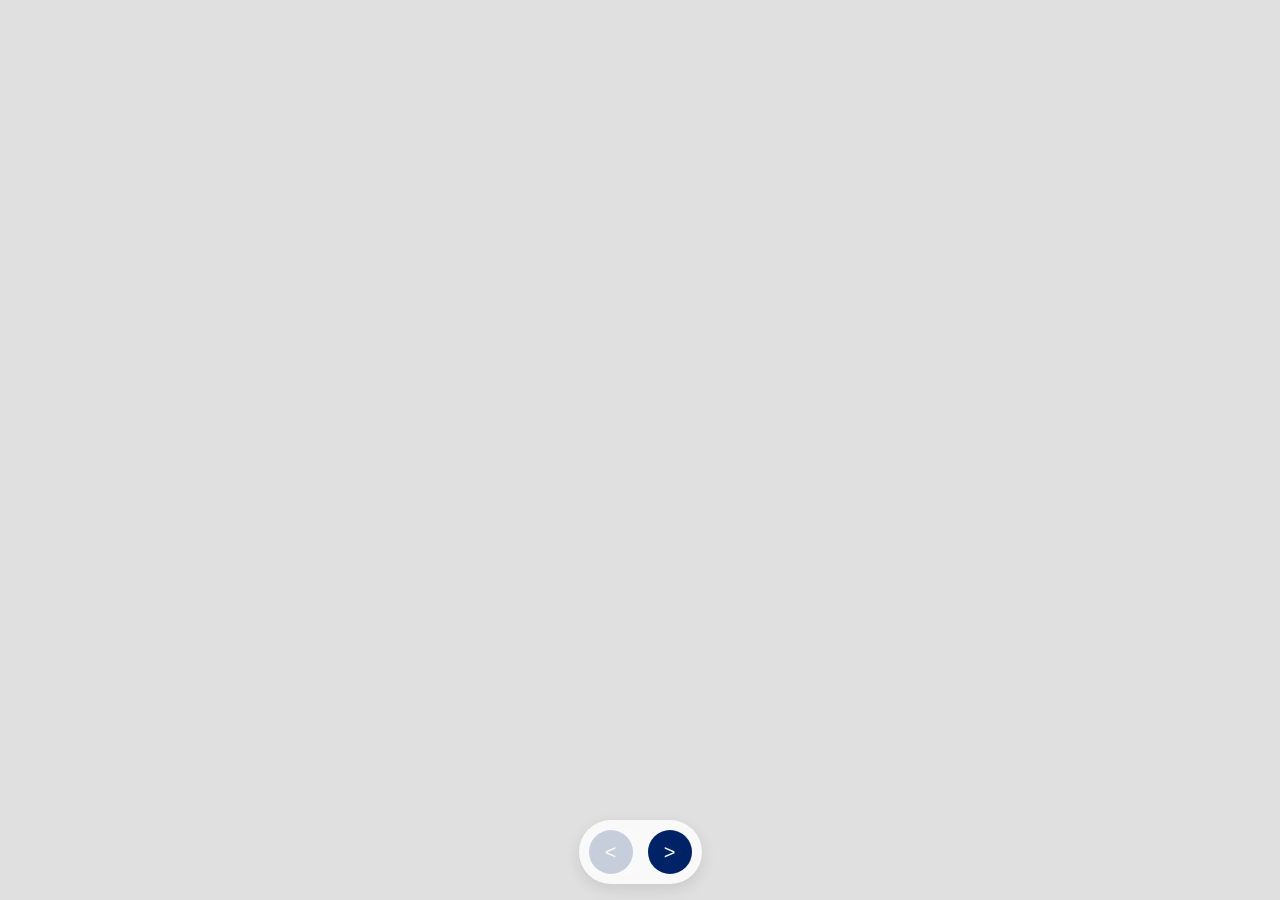
<file: docs/index.html>
<!doctype html>
<html lang="ja">
  <head>
    <meta charset="UTF-8" />
    <meta name="viewport" content="width=device-width, initial-scale=1.0" />
    <title>Codex 勉強会 発表用スライド (16:9 プレミアムエディション)</title>
    <link rel="preconnect" href="https://fonts.googleapis.com" />
    <link rel="preconnect" href="https://fonts.gstatic.com" crossorigin />
    <link
      href="https://fonts.googleapis.com/css2?family=Noto+Sans+JP:wght@400;700;900&display=swap"
      rel="stylesheet"
    />
    <link
      rel="stylesheet"
      href="https://cdnjs.cloudflare.com/ajax/libs/font-awesome/6.5.1/css/all.min.css"
    />
    <link rel="stylesheet" href="./styles.css" />
  </head>
  <body>
    <div class="presentation-viewport">
      <!-- Slide 1 -->
      <div class="slide active">
        <div class="title-layout">
          <h1>Codex 勉強会</h1>
          <p class="subtitle">AIエージェントと作る、新しい開発体験</p>
          <div class="title-badge">非エンジニアのためのハンズオン</div>
        </div>
      </div>

      <!-- Slide 2 -->
      <div class="slide">
        <h2 class="slide-title">AIエージェントとは？</h2>
        <div class="content-area">
          <div class="two-column">
            <div class="card">
              <i class="fa-solid fa-comments"></i>
              <h3>従来のAI</h3>
              <p>
                <strong>「答える」</strong>のが仕事<br /><span
                  class="note-small-muted"
                  >（アドバイスまで）</span
                >
              </p>
            </div>
            <div class="card card-emphasis">
              <i class="fa-solid fa-robot"></i>
              <h3>エージェント</h3>
              <p>
                <strong>「動く」</strong>のが仕事<br /><span
                  class="note-small-muted"
                  >（作業の完遂まで）</span
                >
              </p>
            </div>
          </div>
        </div>
      </div>

      <!-- Slide 3 -->
      <div class="slide">
        <h2 class="slide-title">Codex の特徴</h2>
        <div class="content-area">
          <ul class="bullet-list">
            <li>
              <i class="fa-solid fa-terminal"></i>
              <strong>黒い画面で操作</strong><br />PCに直接命令を届けます。
            </li>
            <li>
              <i class="fa-solid fa-code-merge"></i>
              <strong>言葉をプログラムに</strong
              ><br />やりたいことを説明するだけ。
            </li>
            <li>
              <i class="fa-solid fa-circle-check"></i>
              <strong>ChatGPT 有料版</strong
              ><br />既存のアカウントで即利用可能。
            </li>
          </ul>
        </div>
      </div>

      <!-- Slide 4 -->
      <div class="slide">
        <h2 class="slide-title">Codex vs Claude Code</h2>
        <div class="content-area">
          <table class="compare-table">
            <thead>
              <tr>
                <th>比較項目</th>
                <th class="compare-table__codex">Codex</th>
                <th>Claude Code</th>
              </tr>
            </thead>
            <tbody>
              <tr>
                <td>主な強み</td>
                <td>ChatGPTとの親和性</td>
                <td>論理的な正確さ</td>
              </tr>
              <tr>
                <td>始めやすさ</td>
                <td>◎ (Plusユーザー)</td>
                <td>△ (別途契約)</td>
              </tr>
              <tr>
                <td>契約形態</td>
                <td>Plus内で完結</td>
                <td>新たな契約が必要</td>
              </tr>
            </tbody>
          </table>
        </div>
      </div>

      <!-- Slide 5 -->
      <div class="slide">
        <h2 class="slide-title">正直な話：Claude Codeに劣る点</h2>
        <div class="content-area">
          <ul class="bullet-list warning-list">
            <li>
              <i class="fa-solid fa-magnifying-glass"></i>
              <strong>ネット上の情報量</strong><br />Claude
              Codeの方がコミュニティが豊富。
            </li>
            <li>
              <i class="fa-solid fa-gears"></i> <strong>機能の豊富さ</strong
              ><br />プロ向けツールとしてはClaudeが洗練。
            </li>
            <li>
              <i class="fa-solid fa-brain"></i> <strong>初見の扱いやすさ</strong
              ><br />Codexは少し無骨に感じる場合があります。
            </li>
          </ul>
        </div>
      </div>

      <!-- Slide 6 (Layout Fixed) -->
      <div class="slide">
        <h2 class="slide-title">今、Codexを選ぶ最大の理由</h2>
        <div class="content-area">
          <div class="hero-layout">
            <div class="hero-big-text">2x</div>
            <div class="hero-description">
              <p class="hero-title">
                利用上限が「2倍」！
              </p>
              <p class="hero-note">
                （ChatGPT Plusユーザー限定特典）
              </p>
              <p class="hero-message">
                <i class="fa-solid fa-rocket"></i>
                失敗を恐れず、何度でも<br />試行錯誤できる環境
              </p>
            </div>
          </div>
        </div>
      </div>

      <!-- Slide 7 -->
      <div class="slide">
        <h2 class="slide-title">利用上の注意点（デメリット）</h2>
        <div class="content-area">
          <ul class="bullet-list danger-list">
            <li>
              <i class="fa-solid fa-triangle-exclamation"></i>
              <strong>「完璧」ではない</strong
              ><br />間違ったコードやループの可能性。
            </li>
            <li>
              <i class="fa-solid fa-gauge-high"></i>
              <strong>メッセージ消費が速い</strong
              ><br />自動連投のため上限に達しやすい。
            </li>
            <li>
              <i class="fa-solid fa-shield-halved"></i>
              <strong>セキュリティの意識</strong
              ><br />機密情報の入力には注意が必要です。
            </li>
          </ul>
        </div>
      </div>

      <!-- Slide 8 -->
      <div class="slide">
        <h2 class="slide-title">指示書：AGENTS.md</h2>
        <div class="content-area">
          <div class="two-column">
            <div class="card">
              <p class="agent-heading">
                プロジェクトの「法典」
              </p>
              <p class="agent-text">
                AIが最初に読み込み、基本ルールを自動で理解します。
              </p>
            </div>
            <ul class="bullet-list">
              <li><i class="fa-solid fa-check"></i> 仕様の書き込み</li>
              <li><i class="fa-solid fa-check"></i> 手順の指定</li>
              <li><i class="fa-solid fa-check"></i> 再説明を省く</li>
            </ul>
          </div>
        </div>
      </div>

      <!-- Slide 9 -->
      <div class="slide">
        <h2 class="slide-title">本日のゴール</h2>
        <div class="content-area">
          <div class="timeline">
            <div class="step">
              <p class="step-label">慣れる</p>
            </div>
            <div class="step">
              <p class="step-label">書く</p>
            </div>
            <div class="step">
              <p class="step-label">作る</p>
            </div>
            <div class="step">
              <p class="step-label">動く！</p>
            </div>
          </div>
          <div class="highlight-box">
            <p class="highlight-message">
              「説明する力」が「開発力」になる
            </p>
          </div>
        </div>
      </div>

      <!-- Slide 10 -->
      <div class="slide">
        <div class="title-layout">
          <h1 class="qa-title">Q & A</h1>
          <p class="subtitle">ご質問はありますか？</p>
          <div class="qa-start">
            準備ができたらハンズオン開始！
          </div>
        </div>
      </div>

      <div class="slide-number" id="pageNumDisplay">01 / 10</div>
    </div>

    <div class="controls">
      <button class="nav-btn" id="prevBtn" onclick="updateSlide(-1)" disabled>
        &lt;
      </button>
      <button class="nav-btn" id="nextBtn" onclick="updateSlide(1)">
        &gt;
      </button>
    </div>

    <script src="./slides.js" defer></script>
  </body>
</html>
</file>
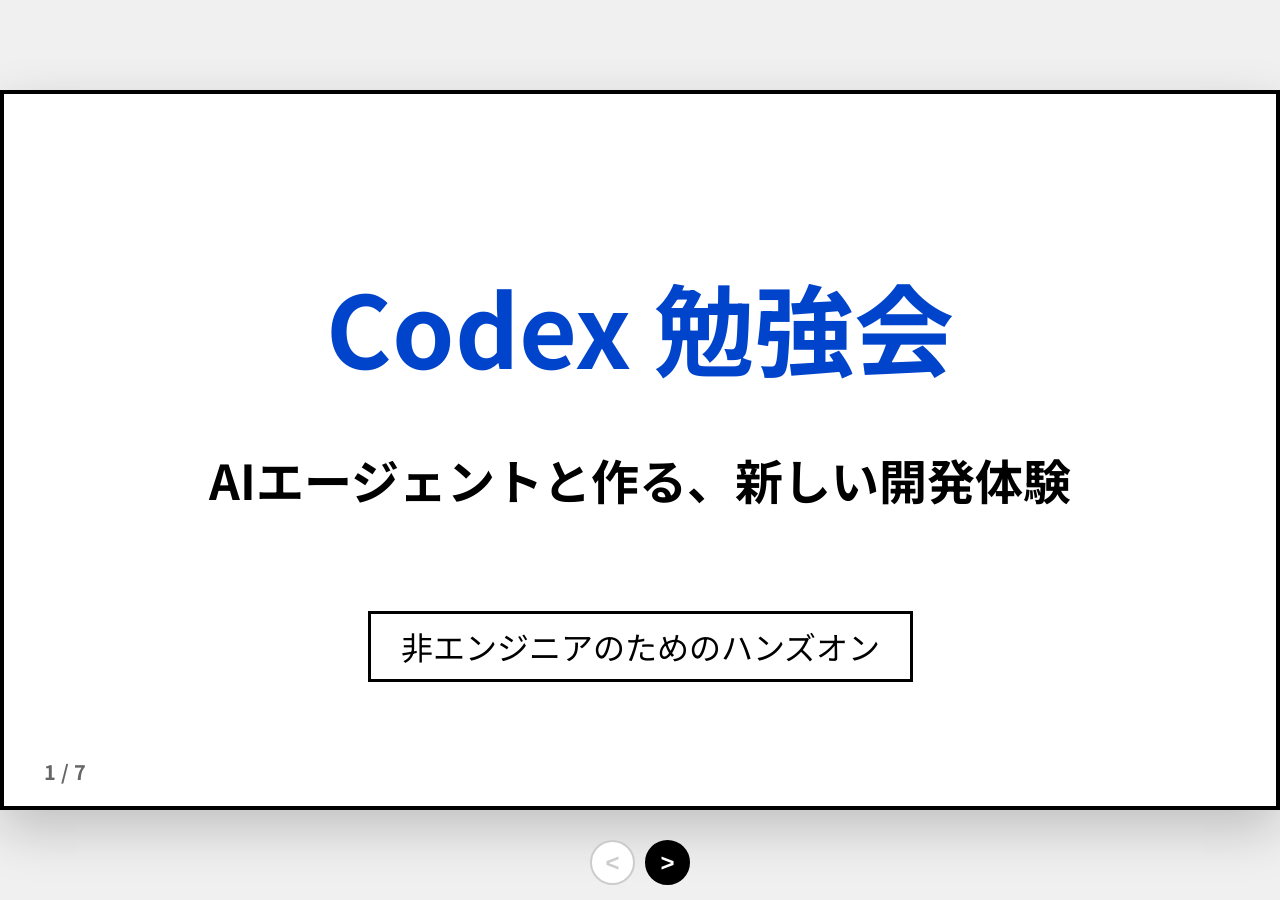
<file: public/index.html>
<!doctype html>
<html lang="ja">
  <head>
    <meta charset="UTF-8" />
    <meta name="viewport" content="width=device-width, initial-scale=1.0" />
    <title>Codex 勉強会 発表用スライド (16:9 高コントラスト)</title>
    <link rel="preconnect" href="https://fonts.googleapis.com" />
    <link rel="preconnect" href="https://fonts.gstatic.com" crossorigin />
    <link
      href="https://fonts.googleapis.com/css2?family=Noto+Sans+JP:wght@400;700&display=swap"
      rel="stylesheet"
    />
    <link
      rel="stylesheet"
      href="https://cdnjs.cloudflare.com/ajax/libs/font-awesome/6.5.1/css/all.min.css"
    />
    <style>
      /* 1. THE SETUP */
      * {
        box-sizing: border-box;
      }
      body {
        background-color: #f0f0f0;
        margin: 0;
        display: flex;
        flex-direction: column;
        align-items: center;
        justify-content: center;
        min-height: 100vh;
        font-family: "Noto Sans JP", sans-serif;
        overflow: hidden;
      }

      /* 2. SLIDE CONTAINER (16:9 Aspect Ratio) */
      .presentation-viewport {
        width: 1280px;
        height: 720px;
        background-color: #ffffff;
        border: 4px solid #000000;
        position: relative;
        box-shadow: 0 20px 50px rgba(0, 0, 0, 0.2);
        display: flex;
        flex-direction: column;
      }

      .slide {
        display: none;
        width: 100%;
        height: 100%;
        padding: 60px 80px;
        flex-direction: column;
        align-items: center;
        justify-content: center;
        position: absolute;
        top: 0;
        left: 0;
      }

      .slide.active {
        display: flex;
      }

      /* 3. TYPOGRAPHY */
      .slide-title {
        font-size: 64px;
        font-weight: 700;
        margin-bottom: 50px;
        text-align: left;
        width: 100%;
        border-left: 15px solid #0044cc;
        padding-left: 30px;
        color: #000;
      }

      p,
      li,
      td,
      th {
        font-size: 36px;
        line-height: 1.4;
        color: #000;
      }

      /* 4. LAYOUTS */
      .title-layout {
        text-align: center;
      }
      .title-layout h1 {
        font-size: 100px;
        color: #0044cc;
        margin-bottom: 20px;
      }
      .title-layout .subtitle {
        font-size: 48px;
        font-weight: bold;
      }

      .two-column {
        display: grid;
        grid-template-columns: 1fr 1fr;
        gap: 60px;
        width: 100%;
      }

      .tile {
        background-color: #ffffff;
        border: 5px solid #000;
        padding: 40px;
        text-align: center;
      }
      .tile h3 {
        font-size: 44px;
        margin-bottom: 20px;
        text-decoration: underline;
      }

      .bullet-list {
        list-style: none;
        padding: 0;
        width: 100%;
      }
      .bullet-list li {
        position: relative;
        padding-left: 70px;
        margin-bottom: 40px;
      }
      .bullet-list li i {
        position: absolute;
        left: 0;
        top: 10px;
        color: #0044cc;
        font-size: 48px;
      }
      .bullet-list li strong {
        font-size: 44px;
        border-bottom: 3px solid #000;
      }

      .highlight-number {
        font-size: 240px;
        font-weight: 900;
        color: #0044cc;
        line-height: 1;
      }

      /* 5. SMALL NAVIGATION CONTROLS */
      .controls {
        position: fixed;
        bottom: 15px;
        display: flex;
        gap: 10px;
        z-index: 100;
      }

      .nav-btn {
        background-color: #000000;
        color: #ffffff;
        border: 2px solid #000000;
        width: 45px; /* 一回り小さく調整 */
        height: 45px;
        font-size: 24px;
        font-weight: bold;
        cursor: pointer;
        border-radius: 50%;
        display: flex;
        align-items: center;
        justify-content: center;
        transition: all 0.1s;
      }

      .nav-btn:hover {
        background-color: #333333;
      }
      .nav-btn:active {
        transform: scale(0.9);
      }
      .nav-btn:disabled {
        background-color: #ffffff;
        color: #cccccc;
        border-color: #cccccc;
        cursor: not-allowed;
      }

      .slide-number {
        position: absolute;
        bottom: 20px;
        left: 40px;
        font-size: 20px;
        font-weight: bold;
        color: #666;
      }

      /* Timeline */
      .timeline {
        display: flex;
        justify-content: space-between;
        width: 100%;
        margin-top: 50px;
        border-top: 8px solid #000;
        padding-top: 40px;
      }
      .step {
        text-align: center;
        width: 22%;
        font-weight: bold;
        font-size: 34px;
      }
    </style>
  </head>
  <body>
    <div class="presentation-viewport">
      <!-- Slide 1 -->
      <div class="slide active">
        <div class="title-layout">
          <h1>Codex 勉強会</h1>
          <p class="subtitle">AIエージェントと作る、新しい開発体験</p>
          <p
            style="
              margin-top: 50px;
              font-size: 32px;
              border: 3px solid #000;
              display: inline-block;
              padding: 10px 30px;
            "
          >
            非エンジニアのためのハンズオン
          </p>
        </div>
      </div>

      <!-- Slide 2 -->
      <div class="slide">
        <h2 class="slide-title">AIエージェントとは？</h2>
        <div class="two-column">
          <div class="tile">
            <i
              class="fa-solid fa-comments"
              style="font-size: 80px; color: #0044cc"
            ></i>
            <h3>従来のAI</h3>
            <p>「答える」のが仕事<br />（アドバイスまで）</p>
          </div>
          <div class="tile">
            <i
              class="fa-solid fa-robot"
              style="font-size: 80px; color: #0044cc"
            ></i>
            <h3>エージェント</h3>
            <p>「動く」のが仕事<br />（作業の完遂まで）</p>
          </div>
        </div>
      </div>

      <!-- Slide 3 -->
      <div class="slide">
        <h2 class="slide-title">Codex の特徴</h2>
        <ul class="bullet-list">
          <li>
            <i class="fa-solid fa-terminal"></i> <strong>黒い画面で操作</strong
            ><br />PCに直接命令を届けます。
          </li>
          <li>
            <i class="fa-solid fa-code"></i> <strong>言葉をプログラムに</strong
            ><br />やりたいことを説明するだけ。
          </li>
          <li>
            <i class="fa-solid fa-credit-card"></i>
            <strong>ChatGPT 有料版</strong><br />既存のアカウントで即利用可能。
          </li>
        </ul>
      </div>

      <!-- Slide 4 -->
      <div class="slide">
        <h2 class="slide-title">今だけのメリット</h2>
        <div class="content-area">
          <div class="highlight-number">2x</div>
          <p style="font-size: 48px; font-weight: bold">
            利用上限が「2倍」にアップ中！
          </p>
          <p style="margin-top: 20px">たっぷり試せる最高のタイミングです。</p>
        </div>
      </div>

      <!-- Slide 5 -->
      <div class="slide">
        <h2 class="slide-title">指示書：AGENTS.md</h2>
        <div class="two-column">
          <div class="tile">
            <p style="font-weight: bold; font-size: 40px">
              プロジェクトの「法典」
            </p>
            <p>AIが最初に読み込み、<br />ルールを理解します。</p>
          </div>
          <div>
            <ul class="bullet-list">
              <li>仕様の書き込み</li>
              <li>手順の指定</li>
              <li>繰り返しの説明を省く</li>
            </ul>
          </div>
        </div>
      </div>

      <!-- Slide 6 -->
      <div class="slide">
        <h2 class="slide-title">本日のゴール</h2>
        <div class="timeline">
          <div class="step">画面に<br />慣れる</div>
          <div class="step">指示を<br />書く</div>
          <div class="step">AIが<br />作る</div>
          <div class="step">動く！<br />を体験</div>
        </div>
        <div
          style="
            margin-top: 80px;
            background-color: #ffff00;
            padding: 40px;
            border: 5px solid #000;
            width: 100%;
            text-align: center;
          "
        >
          <p style="font-size: 50px; font-weight: 900">
            「説明する力」が「開発力」になる
          </p>
        </div>
      </div>

      <!-- Slide 7 -->
      <div class="slide">
        <div class="title-layout">
          <h1 style="font-size: 150px">Q & A</h1>
          <p class="subtitle">ご質問はありますか？</p>
          <p
            style="
              margin-top: 100px;
              font-size: 40px;
              background: #0044cc;
              color: #fff;
              padding: 20px 50px;
            "
          >
            ハンズオンを始めましょう！
          </p>
        </div>
      </div>

      <div class="slide-number" id="pageNum">1 / 7</div>
    </div>

    <div class="controls">
      <button class="nav-btn" id="prevBtn" onclick="changeSlide(-1)" disabled>
        &lt;
      </button>
      <button class="nav-btn" id="nextBtn" onclick="changeSlide(1)">
        &gt;
      </button>
    </div>

    <script>
      let currentSlide = 0;
      const slides = document.querySelectorAll(".slide");
      const prevBtn = document.getElementById("prevBtn");
      const nextBtn = document.getElementById("nextBtn");
      const pageNum = document.getElementById("pageNum");

      function changeSlide(direction) {
        slides[currentSlide].classList.remove("active");
        currentSlide += direction;

        if (currentSlide < 0) currentSlide = 0;
        if (currentSlide >= slides.length) currentSlide = slides.length - 1;

        slides[currentSlide].classList.add("active");

        // ボタンの制御
        prevBtn.disabled = currentSlide === 0;
        nextBtn.disabled = currentSlide === slides.length - 1;

        // ページ番号更新
        pageNum.textContent = `${currentSlide + 1} / ${slides.length}`;
      }

      // キーボード操作
      document.addEventListener("keydown", (e) => {
        if (e.key === "ArrowRight" || e.key === " " || e.key === "Enter")
          changeSlide(1);
        if (e.key === "ArrowLeft") changeSlide(-1);
      });
    </script>
  </body>
</html>
</file>
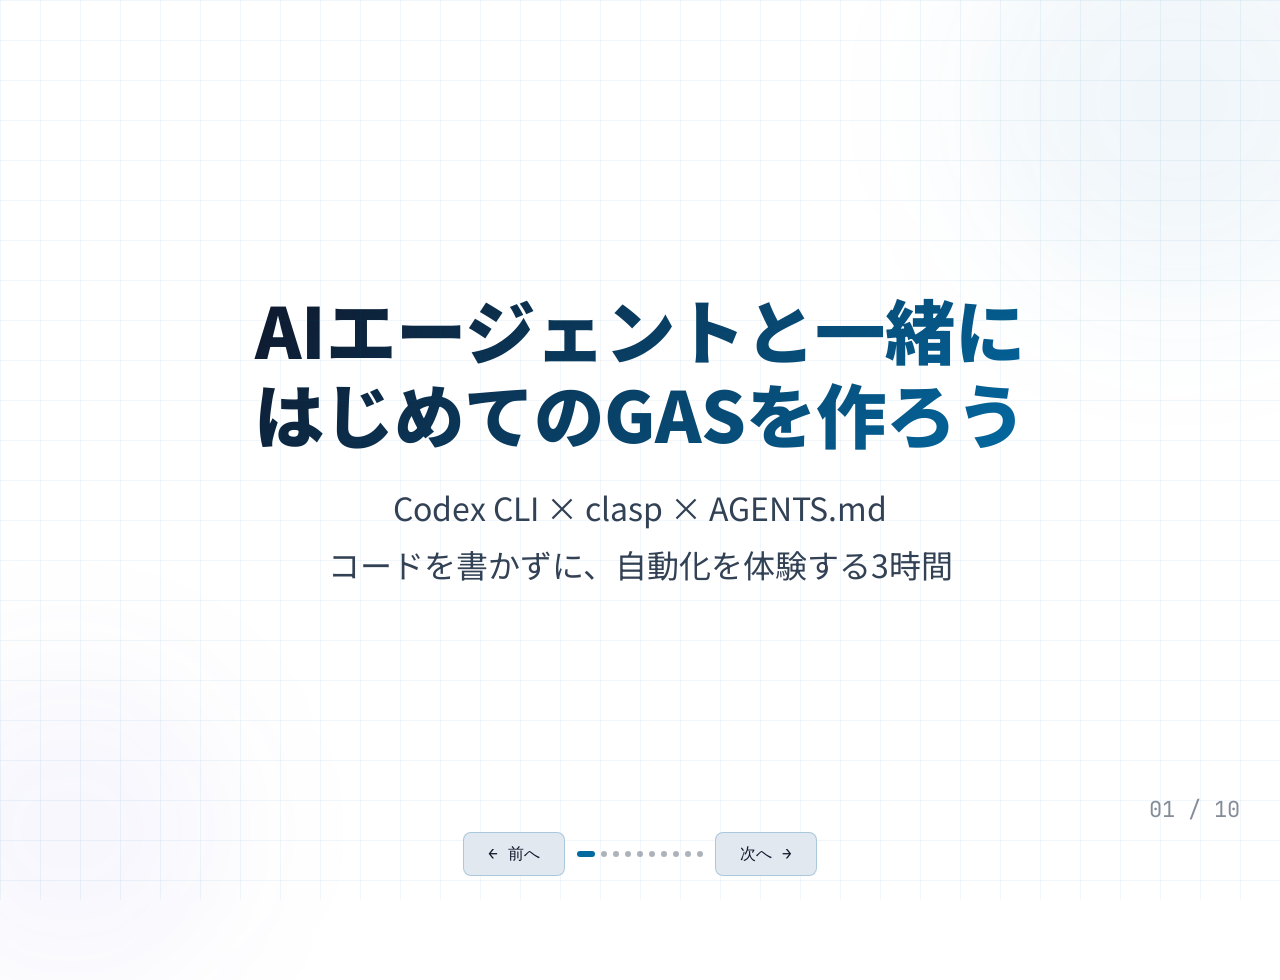
<file: docs/gas_offkai_slides.html>
<!doctype html>
<html lang="ja">
  <head>
    <meta charset="UTF-8" />
    <meta name="viewport" content="width=device-width, initial-scale=1.0" />
    <title>AIエージェントと一緒にGASを作ろう</title>
    <style>
      @import url("https://fonts.googleapis.com/css2?family=Noto+Sans+JP:wght@300;400;700;900&family=JetBrains+Mono:wght@400;700&display=swap");

      :root {
        --bg: #ffffff;
        --surface: #f1f5f9;
        --surface2: #e2e8f0;
        --accent: #0369a1;
        --accent2: #4338ca;
        --accent3: #047857;
        --text: #0f172a;
        --text-muted: #334155;
        --border: rgba(3, 105, 161, 0.25);
      }

      * {
        margin: 0;
        padding: 0;
        box-sizing: border-box;
      }

      body {
        font-family: "Noto Sans JP", sans-serif;
        background: var(--bg);
        color: var(--text);
        overflow: hidden;
        height: 100vh;
      }

      .slides {
        width: 100%;
        height: 100vh;
        position: relative;
      }

      .slide {
        position: absolute;
        inset: 0;
        display: flex;
        flex-direction: column;
        justify-content: center;
        align-items: center;
        padding: 60px 30px 100px;
        opacity: 0;
        pointer-events: none;
        transition: opacity 0.5s ease;
      }

      .slide.active {
        opacity: 1;
        pointer-events: all;
      }

      /* Grid background */
      .slide::before {
        content: "";
        position: absolute;
        inset: 0;
        background-image:
          linear-gradient(rgba(3, 105, 161, 0.06) 1px, transparent 1px),
          linear-gradient(90deg, rgba(3, 105, 161, 0.06) 1px, transparent 1px);
        background-size: 40px 40px;
        pointer-events: none;
      }

      /* Slide number */
      .slide-num {
        position: absolute;
        bottom: 76px;
        right: 40px;
        font-family: "JetBrains Mono", monospace;
        font-size: 22px;
        color: var(--text-muted);
        opacity: 0.6;
      }

      /* Tag line */
      .tag {
        font-family: "JetBrains Mono", monospace;
        font-size: 18px;
        color: var(--accent);
        letter-spacing: 3px;
        text-transform: uppercase;
        margin-bottom: 20px;
        opacity: 0.8;
      }

      h1 {
        font-size: clamp(42px, 5.5vw, 72px);
        font-weight: 900;
        line-height: 1.2;
        text-align: center;
        background: linear-gradient(135deg, #0f172a 0%, #0369a1 100%);
        -webkit-background-clip: text;
        -webkit-text-fill-color: transparent;
        background-clip: text;
        margin-bottom: 24px;
      }

      h2 {
        font-size: clamp(38px, 4.5vw, 56px);
        font-weight: 700;
        text-align: center;
        margin-bottom: 32px;
        color: var(--text);
      }

      .subtitle {
        font-size: clamp(24px, 2.5vw, 32px);
        color: var(--text-muted);
        text-align: center;
        line-height: 1.8;
        max-width: 700px;
      }

      /* Cards */
      .cards {
        display: grid;
        gap: 20px;
        width: 100%;
        max-width: 900px;
      }

      .cards-2 {
        grid-template-columns: 1fr 1fr;
      }
      .cards-3 {
        grid-template-columns: 1fr 1fr 1fr;
      }

      .card {
        background: var(--surface);
        border: 1px solid var(--border);
        border-radius: 12px;
        padding: 24px 20px;
        position: relative;
        overflow: hidden;
      }

      .card::before {
        content: "";
        position: absolute;
        top: 0;
        left: 0;
        right: 0;
        height: 2px;
        background: linear-gradient(90deg, #0369a1, #4338ca);
      }

      .card-icon {
        font-size: 36px;
        margin-bottom: 12px;
      }

      .card-title {
        font-size: 28px;
        font-weight: 700;
        color: var(--accent);
        margin-bottom: 8px;
      }

      .card-text {
        font-size: 24px;
        color: var(--text-muted);
        line-height: 1.7;
      }

      /* Compare table */
      .compare {
        width: 100%;
        max-width: 900px;
        border-collapse: collapse;
        font-size: 26px;
      }

      .compare th {
        padding: 14px 20px;
        text-align: center;
        font-weight: 700;
        background: var(--surface2);
        border: 1px solid var(--border);
        color: var(--text);
      }

      .compare th.highlight {
        color: var(--accent);
        background: rgba(3, 105, 161, 0.06);
      }

      .compare td {
        padding: 12px 20px;
        border: 1px solid var(--border);
        color: var(--text-muted);
        text-align: center;
        background: var(--surface);
      }

      .compare td.label {
        text-align: left;
        color: var(--text);
        font-weight: 500;
      }

      .compare td.good {
        color: var(--accent3);
        font-weight: 600;
      }

      .compare td.neutral {
        color: var(--accent2);
      }

      /* Flow */
      .flow {
        display: flex;
        align-items: center;
        gap: 12px;
        flex-wrap: wrap;
        justify-content: center;
        max-width: 900px;
      }

      .flow-step {
        background: var(--surface);
        border: 1px solid var(--border);
        border-radius: 10px;
        padding: 16px 20px;
        text-align: center;
        min-width: 130px;
      }

      .flow-step .step-num {
        font-family: "JetBrains Mono", monospace;
        font-size: 16px;
        color: var(--accent);
        margin-bottom: 6px;
        display: block;
      }

      .flow-step .step-label {
        font-size: 22px;
        font-weight: 700;
        color: var(--text);
        line-height: 1.4;
      }

      .flow-step .step-sub {
        font-size: 16px;
        color: var(--text-muted);
        margin-top: 4px;
      }

      .flow-arrow {
        color: var(--accent);
        font-size: 22px;
        opacity: 0.6;
      }

      /* Code block */
      .code-block {
        background: var(--surface);
        border: 1px solid var(--border);
        border-radius: 10px;
        padding: 20px 24px;
        font-family: "JetBrains Mono", monospace;
        font-size: 24px;
        color: var(--accent3);
        max-width: 600px;
        width: 100%;
        line-height: 1.8;
      }

      .code-comment {
        color: var(--text-muted);
      }
      .code-cmd {
        color: var(--accent);
      }

      /* List */
      .check-list {
        list-style: none;
        max-width: 800px;
        width: 100%;
      }

      .check-list li {
        padding: 12px 0;
        border-bottom: 1px solid rgba(255, 255, 255, 0.05);
        font-size: 28px;
        color: var(--text-muted);
        display: flex;
        align-items: flex-start;
        gap: 12px;
        line-height: 1.6;
      }

      .check-list li::before {
        content: "▸";
        color: var(--accent);
        flex-shrink: 0;
        margin-top: 2px;
      }

      .check-list li strong {
        color: var(--text);
      }

      /* Title slide decoration */
      .glow {
        position: absolute;
        border-radius: 50%;
        filter: blur(80px);
        pointer-events: none;
      }

      .glow-1 {
        width: 400px;
        height: 400px;
        background: rgba(3, 105, 161, 0.06);
        top: -100px;
        right: -100px;
      }

      .glow-2 {
        width: 300px;
        height: 300px;
        background: rgba(67, 56, 202, 0.05);
        bottom: -80px;
        left: -80px;
      }

      /* Navigation */
      .nav {
        position: fixed;
        bottom: 24px;
        left: 50%;
        transform: translateX(-50%);
        display: flex;
        gap: 12px;
        z-index: 100;
      }

      .nav button {
        background: var(--surface2);
        border: 1px solid var(--border);
        color: var(--text);
        padding: 10px 24px;
        border-radius: 8px;
        font-family: "JetBrains Mono", monospace;
        font-size: 16px;
        cursor: pointer;
        transition: all 0.2s;
      }

      .nav button:hover {
        background: rgba(56, 189, 248, 0.15);
        border-color: var(--accent);
        color: var(--accent);
      }

      .nav .dots {
        display: flex;
        align-items: center;
        gap: 6px;
      }

      .dot {
        width: 6px;
        height: 6px;
        border-radius: 50%;
        background: var(--text-muted);
        opacity: 0.4;
        transition: all 0.3s;
      }

      .dot.active {
        opacity: 1;
        background: var(--accent);
        width: 18px;
        border-radius: 3px;
      }

      .accent-blue {
        color: var(--accent);
      }
      .accent-purple {
        color: var(--accent2);
      }
      .accent-green {
        color: var(--accent3);
      }

      .big-label {
        font-family: "JetBrains Mono", monospace;
        font-size: 16px;
        letter-spacing: 2px;
        text-transform: uppercase;
        padding: 4px 12px;
        border-radius: 4px;
        margin-bottom: 8px;
        display: inline-block;
      }

      .label-blue {
        background: rgba(3, 105, 161, 0.12);
        color: var(--accent);
        border: 1px solid rgba(3, 105, 161, 0.4);
        font-weight: 700;
      }
      .label-purple {
        background: rgba(67, 56, 202, 0.1);
        color: var(--accent2);
        border: 1px solid rgba(67, 56, 202, 0.35);
        font-weight: 700;
      }
    </style>
  </head>
  <body>
    <div class="slides">
      <!-- Slide 1: タイトル -->
      <div class="slide active" id="slide-1">
        <div class="glow glow-1"></div>
        <div class="glow glow-2"></div>
        <div class="tag"></div>
        <h1>AIエージェントと一緒に<br />はじめてのGASを作ろう</h1>
        <p class="subtitle">
          Codex CLI × clasp × AGENTS.md<br />
          コードを書かずに、自動化を体験する3時間
        </p>
        <div class="slide-num">01 / 10</div>
      </div>

      <!-- Slide 2: 今日のゴール -->
      <div class="slide" id="slide-2">
        <div class="tag">Today's Goal</div>
        <h2>今日の終わりにできること</h2>
        <ul class="check-list">
          <li>
            <strong>ローカル開発環境</strong>が整っている（clasp + Codex CLI）
          </li>
          <li>
            <strong>AGENTS.md</strong> に仕様を書くだけでコードが生成される体験
          </li>
          <li>GmailのメールをGoogleスプレッドシートに自動まとめる→GASが動く</li>
          <li>Codexに話しかけて<strong>仕様変更</strong>までできる</li>
          <li>変更履歴が<strong>GitHubに残っている</strong></li>
        </ul>
        <div class="slide-num">02 / 10</div>
      </div>

      <!-- Slide 3: なぜCodex CLIか -->
      <div class="slide" id="slide-3">
        <div class="tag">Why Codex CLI?</div>
        <h2>なぜ Codex CLI を選ぶのか</h2>
        <div class="cards cards-3">
          <div class="card">
            <div class="card-icon">💬</div>
            <div class="card-title">ChatGPT Plusで使える</div>
            <div class="card-text">
              すでに持っているアカウントでそのままログインできる。追加コストなし。
            </div>
          </div>
          <div class="card">
            <div class="card-icon">📄</div>
            <div class="card-title">AGENTS.mdが指示書</div>
            <div class="card-text">
              「何を作るか」を日本語で書いておくと、毎回同じ方針でコードを生成してくれる。
            </div>
          </div>
          <div class="card">
            <div class="card-icon">⌨️</div>
            <div class="card-title">ターミナルから1コマンド</div>
            <div class="card-text">
              環境構築が済んでいれば
              <code style="color: var(--accent3); font-family: monospace"
                >codex</code
              >
              を打つだけ。IDEの切り替え不要。
            </div>
          </div>
        </div>
        <div class="slide-num">03 / 10</div>
      </div>

      <!-- Slide 4: Codex vs Antigravity -->
      <div class="slide" id="slide-4">
        <div class="tag">Comparison</div>
        <h2>Codex CLI vs Google Antigravity</h2>
        <table class="compare">
          <thead>
            <tr>
              <th style="text-align: left">項目</th>
              <th class="highlight">Codex CLI</th>
              <th>Google Antigravity</th>
            </tr>
          </thead>
          <tbody>
            <tr>
              <td class="label">提供元</td>
              <td class="good">OpenAI</td>
              <td>Google</td>
            </tr>
            <tr>
              <td class="label">動作形式</td>
              <td class="good">ターミナル（CLI）</td>
              <td>専用IDE（VS Codeフォーク）</td>
            </tr>
            <tr>
              <td class="label">認証方法</td>
              <td class="good">ChatGPT Plusで即使える</td>
              <td>Googleアカウント（無料プレビュー）</td>
            </tr>
            <tr>
              <td class="label">指示の方法</td>
              <td class="good">AGENTS.md（テキストファイル）</td>
              <td>Manager ViewのUIから入力</td>
            </tr>
            <tr>
              <td class="label">コミット自動化</td>
              <td class="good">AGENTS.mdで指示可能</td>
              <td>Artifactsで確認後に操作</td>
            </tr>
            <tr>
              <td class="label">対象ユーザー</td>
              <td class="good">ターミナルに慣れた人向け</td>
              <td>IDE操作に慣れた人向け</td>
            </tr>
          </tbody>
        </table>
        <div class="slide-num">04 / 10</div>
      </div>

      <!-- Slide 5: 今日の流れ -->
      <div class="slide" id="slide-5">
        <div class="tag">Agenda</div>
        <h2>今日の進め方</h2>
        <div class="flow">
          <div class="flow-step">
            <span class="step-num">STEP 1</span>
            <div class="step-label">環境構築</div>
            <div class="step-sub">nvm / clasp / Codex CLI</div>
          </div>
          <div class="flow-arrow">→</div>
          <div class="flow-step">
            <span class="step-num">STEP 2</span>
            <div class="step-label">GitHub設定</div>
            <div class="step-sub">リポジトリ / git基本操作</div>
          </div>
          <div class="flow-arrow">→</div>
          <div class="flow-step">
            <span class="step-num">STEP 3</span>
            <div class="step-label">clasp設定</div>
            <div class="step-sub">GASプロジェクト作成</div>
          </div>
          <div class="flow-arrow">→</div>
          <div class="flow-step">
            <span class="step-num">STEP 4</span>
            <div class="step-label">AGENTS.md作成</div>
            <div class="step-sub">仕様を日本語で書く</div>
          </div>
          <div class="flow-arrow">→</div>
          <div class="flow-step">
            <span class="step-num">STEP 5</span>
            <div class="step-label">codex 実行</div>
            <div class="step-sub">コード自動生成・コミット</div>
          </div>
          <div class="flow-arrow">→</div>
          <div class="flow-step">
            <span class="step-num">STEP 6</span>
            <div class="step-label">仕様変更体験</div>
            <div class="step-sub">Codexに話しかける</div>
          </div>
        </div>
        <div class="slide-num">05 / 10</div>
      </div>

      <!-- Slide 6: セーブポイントの考え方 -->
      <div class="slide" id="slide-6">
        <div class="tag">Git Strategy</div>
        <h2>セーブポイントとして git を使う</h2>
        <div class="cards cards-2" style="max-width: 900px">
          <div class="card">
            <div class="card-icon">💾</div>
            <div class="card-title">Codex実行前（手動）</div>
            <div class="card-text" style="margin-bottom: 16px">
              AIがファイルを書き換える前に、今の状態を保存しておく。何かあっても戻せる。
            </div>
            <div class="code-block" style="font-size: 21px; padding: 12px 16px">
              <span class="code-comment"># セーブポイントを作る</span><br />
              <span class="code-cmd">git add .</span><br />
              <span class="code-cmd">git commit -m "chore: Codex実行前"</span>
            </div>
          </div>
          <div class="card">
            <div class="card-icon">🤖</div>
            <div class="card-title">Codex実行後（自動）</div>
            <div class="card-text" style="margin-bottom: 16px">
              AGENTS.md の指示通り、Codex
              がコンベンショナルコミット形式で自動記録する。
            </div>
            <div class="code-block" style="font-size: 21px; padding: 12px 16px">
              <span class="code-comment"># Codexが自動でコミット</span><br />
              <span class="code-cmd">feat: Gmail一覧化GASを作成</span><br />
              <span class="code-comment"># あとはpushするだけ</span><br />
              <span class="code-cmd">git push</span>
            </div>
          </div>
        </div>
        <div class="slide-num">06 / 10</div>
      </div>

      <!-- Slide 7: AGENTS.mdとは -->
      <div class="slide" id="slide-7">
        <div class="tag">Key Concept</div>
        <h2>AGENTS.md ＝ AIへの指示書</h2>
        <div class="cards cards-2" style="max-width: 950px">
          <div class="card">
            <div class="card-icon">📝</div>
            <div class="card-title">書くこと</div>
            <div class="card-text">
              ・プロジェクトの概要<br />
              ・作りたい機能の仕様<br />
              ・コードの書き方のルール<br />
              ・gitコミットの方針<br /><br />
              → 日本語でOK。箇条書きでOK。
            </div>
          </div>
          <div class="card">
            <div class="card-icon">✨</div>
            <div class="card-title">何が嬉しいか</div>
            <div class="card-text">
              ・毎回プロンプトを考えなくていい<br />
              ・チームで同じ方針を共有できる<br />
              ・仕様変更はファイルを更新するだけ<br />
              ・使うほど「自分の仕様書」に育つ<br /><br />
              → 書き方が上手くなるほど作れるものが増える
            </div>
          </div>
        </div>
        <div class="slide-num">07 / 10</div>
      </div>

      <!-- Slide 8: 仕様変更の体験 -->
      <div class="slide" id="slide-8">
        <div class="tag">Step 6</div>
        <h2>Codex に話しかけて仕様を変える</h2>
        <div
          class="flow"
          style="
            flex-direction: column;
            gap: 16px;
            align-items: flex-start;
            max-width: 820px;
          "
        >
          <div
            style="display: flex; align-items: center; gap: 16px; width: 100%"
          >
            <div class="big-label label-blue">あなた</div>
            <div
              style="
                background: var(--surface);
                border: 1px solid var(--border);
                border-radius: 10px;
                padding: 14px 20px;
                font-size: 22px;
                color: var(--text);
                flex: 1;
              "
            >
              「送信者のメールアドレスだけを抽出した列も追加したい」
            </div>
          </div>
          <div
            style="
              padding-left: 24px;
              color: var(--text-muted);
              font-size: 21px;
            "
          >
            ▼ Codex が自動で実行
          </div>
          <div
            style="
              display: grid;
              grid-template-columns: 1fr 1fr 1fr;
              gap: 12px;
              width: 100%;
            "
          >
            <div class="card" style="padding: 14px">
              <div
                style="
                  font-size: 24px;
                  color: var(--accent);
                  font-family: monospace;
                  margin-bottom: 6px;
                "
              >
                ① 仕様整理
              </div>
              <div style="font-size: 21px; color: var(--text-muted)">
                AGENTS.mdに変更内容を追記
              </div>
            </div>
            <div class="card" style="padding: 14px">
              <div
                style="
                  font-size: 24px;
                  color: var(--accent);
                  font-family: monospace;
                  margin-bottom: 6px;
                "
              >
                ② コード修正
              </div>
              <div style="font-size: 21px; color: var(--text-muted)">
                Code.jsを仕様通りに更新
              </div>
            </div>
            <div class="card" style="padding: 14px">
              <div
                style="
                  font-size: 24px;
                  color: var(--accent3);
                  font-family: monospace;
                  margin-bottom: 6px;
                "
              >
                ③ 自動コミット
              </div>
              <div style="font-size: 21px; color: var(--text-muted)">
                feat: メールアドレス列を追加
              </div>
            </div>
          </div>
          <div
            style="font-size: 22px; color: var(--text-muted); padding-left: 4px"
          >
            あとは
            <span style="color: var(--accent); font-family: monospace"
              >clasp push</span
            >
            →
            <span style="color: var(--accent); font-family: monospace"
              >git push</span
            >
            するだけ
          </div>
        </div>
        <div class="slide-num">08 / 10</div>
      </div>

      <!-- Slide 9: Codex CLI vs Claude Code -->
      <div class="slide" id="slide-9">
        <div class="tag">Tool Selection</div>
        <h2>Codex CLI vs Claude Code</h2>
        <table class="compare">
          <thead>
            <tr>
              <th style="text-align: left">項目</th>
              <th class="highlight">Codex CLI</th>
              <th>Claude Code</th>
            </tr>
          </thead>
          <tbody>
            <tr>
              <td class="label">提供元</td>
              <td>OpenAI</td>
              <td class="good">Anthropic</td>
            </tr>
            <tr>
              <td class="label">利用に必要なもの</td>
              <td class="good">
                ChatGPT Plus（月$20）<br /><span
                  style="font-size: 21px; color: var(--text-muted)"
                  >すでに持っていれば追加費用ゼロ</span
                >
              </td>
              <td class="neutral">
                Claude Pro（月$20）〜<br /><span
                  style="font-size: 21px; color: var(--text-muted)"
                  >本格利用はMax $100〜が現実的</span
                >
              </td>
            </tr>
            <tr>
              <td class="label">指示ファイル</td>
              <td>AGENTS.md</td>
              <td class="good">
                CLAUDE.md<br /><span
                  style="font-size: 21px; color: var(--text-muted)"
                  >同じ考え方、書き方も似ている</span
                >
              </td>
            </tr>
            <tr>
              <td class="label">コーディング性能</td>
              <td>高い</td>
              <td class="good">
                より高い<br /><span
                  style="font-size: 21px; color: var(--text-muted)"
                  >複雑な指示の理解・複数ファイル操作が得意</span
                >
              </td>
            </tr>
            <tr>
              <td class="label">今日使う理由</td>
              <td class="good">ChatGPT Plus があれば今すぐ使える</td>
              <td>別途サブスクが必要</td>
            </tr>
          </tbody>
        </table>
        <p
          style="
            margin-top: 24px;
            font-size: 24px;
            color: var(--text-muted);
            text-align: center;
            max-width: 800px;
          "
        >
          💡
          <strong style="color: var(--text)"
            >AGENTS.md の書き方はそのまま CLAUDE.md に応用できます。</strong
          ><br />
          今日身につけた「指示書を書く力」は Claude Code に移っても活きます。
        </p>
        <div class="slide-num">09 / 10</div>
      </div>

      <!-- Slide 10: まとめ -->
      <div class="slide" id="slide-10">
        <div class="glow glow-1"></div>
        <div class="glow glow-2"></div>
        <div class="tag">Wrap Up</div>
        <h2>今日持ち帰れること</h2>
        <ul class="check-list" style="max-width: 900px">
          <li>
            「作りたいものを日本語で書く」だけでコードが生まれる<strong
              >体験</strong
            >
          </li>
          <li>AGENTS.md という<strong>自分だけの指示書</strong>の作り方</li>
          <li>Codex + clasp + git の<strong>再現できるワークフロー</strong></li>
          <li>
            次は何を作る？　アイデアを持ち帰って<strong>続けられる環境</strong>
          </li>
        </ul>
        <p class="subtitle" style="margin-top: 32px; font-size: 22px">
          参考記事：<a
            href="https://library.libecity.com/articles/01KHSAPB7RTK18HWKAYBHEY2X4"
            >ノウハウ図書館「Codex CLIとclaspでGASをローカル開発しよう」</a
          >
        </p>
        <div class="slide-num">10 / 10</div>
      </div>
    </div>

    <!-- Navigation -->
    <nav class="nav">
      <button onclick="prev()">← 前へ</button>
      <div class="dots" id="dots"></div>
      <button onclick="next()">次へ →</button>
    </nav>

    <script>
      const total = 10;
      let current = 1;

      function buildDots() {
        const dots = document.getElementById("dots");
        for (let i = 1; i <= total; i++) {
          const d = document.createElement("div");
          d.className = "dot" + (i === 1 ? " active" : "");
          d.onclick = () => goTo(i);
          d.style.cursor = "pointer";
          dots.appendChild(d);
        }
      }

      function goTo(n) {
        document.getElementById("slide-" + current).classList.remove("active");
        document
          .querySelectorAll(".dot")
          [current - 1].classList.remove("active");
        current = n;
        document.getElementById("slide-" + current).classList.add("active");
        document.querySelectorAll(".dot")[current - 1].classList.add("active");
      }

      function next() {
        if (current < total) goTo(current + 1);
      }
      function prev() {
        if (current > 1) goTo(current - 1);
      }

      document.addEventListener("keydown", (e) => {
        if (e.key === "ArrowRight" || e.key === "ArrowDown") next();
        if (e.key === "ArrowLeft" || e.key === "ArrowUp") prev();
      });

      buildDots();
    </script>
  </body>
</html>
</file>
<file: docs/styles.css>
/* 1. Base Settings */
* {
  box-sizing: border-box;
}

:root {
  --slide-w: 1280;
  --slide-h: 720;
  --viewport-padding-x: 24px;
  --controls-space: 92px;
  --slide-scale: min(
    1,
    (100vw - var(--viewport-padding-x)) / (var(--slide-w) * 1px),
    (100vh - var(--controls-space) - env(safe-area-inset-bottom, 0px)) /
      (var(--slide-h) * 1px)
  );
  --primary: #0044cc;
  --accent: #00d4ff;
  --bg: #f8f9fa;
  --text: #1a1a1a;
  --dark-blue: #002266;
  --danger: #cc0000;
  --warning: #f39c12;
  --success: #27ae60;
}

body {
  background-color: #e0e0e0;
  margin: 0;
  padding: 12px 12px calc(72px + env(safe-area-inset-bottom, 0px)) 12px;
  display: flex;
  flex-direction: column;
  align-items: center;
  justify-content: center;
  min-height: 100vh;
  font-family: "Noto Sans JP", sans-serif;
  overflow: hidden;
}

/* 2. Slide Viewport (16:9) */
.presentation-viewport {
  width: calc(var(--slide-w) * 1px * var(--slide-scale));
  height: calc(var(--slide-h) * 1px * var(--slide-scale));
  background-color: #ffffff;
  border: 1px solid #ddd;
  position: relative;
  box-shadow: 0 30px 60px rgba(0, 0, 0, 0.15);
  display: flex;
  flex-direction: column;
  overflow: hidden;
}

.slide {
  display: none;
  width: 100%;
  height: 100%;
  padding: 50px 80px;
  flex-direction: column;
  position: absolute;
  top: 0;
  left: 0;
  transition: opacity 0.3s ease-in-out;
  background: #fff;
}

.slide.active {
  display: flex;
}

.content-area {
  flex-grow: 1;
  display: flex;
  flex-direction: column;
  justify-content: center;
  width: 100%;
}

/* 3. Typography & Titles */
.slide-title {
  font-size: 56px;
  font-weight: 900;
  margin-bottom: 40px;
  text-align: left;
  width: 100%;
  display: flex;
  align-items: center;
  color: var(--dark-blue);
}

.slide-title::before {
  content: "";
  width: 12px;
  height: 60px;
  background: linear-gradient(to bottom, var(--primary), var(--accent));
  margin-right: 25px;
  border-radius: 4px;
}

p,
li,
td,
th {
  font-size: 32px;
  line-height: 1.5;
  color: var(--text);
}

/* 4. Layout Components */
.title-layout {
  text-align: center;
  justify-content: center;
  height: 100%;
}

.title-layout h1 {
  font-size: 110px;
  font-weight: 900;
  color: var(--primary);
  margin: 0;
  background: linear-gradient(45deg, var(--dark-blue), var(--primary));
  -webkit-background-clip: text;
  -webkit-text-fill-color: transparent;
}

.subtitle {
  color: #333;
}

.title-badge {
  margin-top: 40px;
  font-size: 28px;
  background: var(--dark-blue);
  color: white;
  display: inline-block;
  padding: 12px 40px;
  border-radius: 50px;
  font-weight: bold;
}

.two-column {
  display: grid;
  grid-template-columns: 1fr 1fr;
  gap: 40px;
  width: 100%;
  align-items: center;
}

.card {
  background-color: #fff;
  border: 2px solid #eee;
  padding: 35px;
  border-radius: 20px;
  text-align: center;
  box-shadow: 0 10px 20px rgba(0, 0, 0, 0.05);
  height: 100%;
}

.card i {
  font-size: 70px;
  margin-bottom: 20px;
  color: var(--primary);
}

.card h3 {
  font-size: 40px;
  margin: 0 0 15px 0;
  color: var(--dark-blue);
}

.card-emphasis {
  border-color: var(--primary);
  background: #f0f7ff;
}

.note-small-muted {
  font-size: 0.8em;
  color: #666;
}

/* Comparison Table */
.compare-table {
  width: 100%;
  border-collapse: separate;
  border-spacing: 0;
  border-radius: 15px;
  overflow: hidden;
  border: 2px solid #ddd;
}

.compare-table th,
.compare-table td {
  padding: 20px;
  text-align: center;
  border-bottom: 1px solid #ddd;
}

.compare-table th {
  background-color: #f4f7ff;
  color: var(--dark-blue);
  font-size: 28px;
}

.compare-table td {
  font-size: 26px;
}

.compare-table__codex {
  background: #f0f4ff;
  border: 2px solid var(--primary);
}

/* Slide 6 Fixed Layout */
.hero-layout {
  display: flex;
  align-items: center;
  justify-content: center;
  gap: 60px;
  width: 100%;
}

.hero-big-text {
  font-size: 220px;
  font-weight: 900;
  color: var(--primary);
  line-height: 1;
  flex-shrink: 0;
}

.hero-description {
  flex-grow: 1;
}

.hero-title {
  font-size: 48px;
  font-weight: 900;
  color: var(--dark-blue);
  margin-bottom: 10px;
}

.hero-note {
  font-size: 28px;
  color: #666;
  margin-bottom: 30px;
}

.hero-message {
  font-size: 34px;
  color: var(--success);
  font-weight: bold;
  line-height: 1.2;
}

.bullet-list {
  list-style: none;
  padding: 0;
  width: 100%;
}

.bullet-list li {
  position: relative;
  padding-left: 80px;
  margin-bottom: 30px;
}

.bullet-list li i {
  position: absolute;
  left: 0;
  top: 10px;
  color: var(--primary);
  font-size: 44px;
}

.bullet-list li strong {
  font-size: 38px;
  color: var(--dark-blue);
}

.agent-heading {
  font-weight: bold;
  font-size: 38px;
  color: var(--primary);
}

.agent-text {
  font-size: 28px;
  text-align: left;
  margin-top: 20px;
}

.highlight-box {
  background: linear-gradient(135deg, #fff700, #ffea00);
  padding: 30px;
  border-radius: 20px;
  border: 2px solid #000;
  width: 100%;
  text-align: center;
  margin-top: 20px;
}

.highlight-message {
  font-size: 42px;
  font-weight: 900;
  margin: 0;
  color: #000;
}

.step-label {
  font-weight: bold;
  font-size: 24px;
}

.qa-title {
  font-size: 150px;
}

.qa-start {
  margin-top: 60px;
  font-size: 36px;
  color: var(--primary);
  font-weight: bold;
}

/* 5. Navigation & Controls */
.controls {
  position: fixed;
  bottom: calc(16px + env(safe-area-inset-bottom, 0px));
  display: flex;
  gap: 15px;
  z-index: 100;
  background: rgba(255, 255, 255, 0.8);
  padding: 10px;
  border-radius: 40px;
  backdrop-filter: blur(10px);
  box-shadow: 0 5px 15px rgba(0, 0, 0, 0.1);
}

.nav-btn {
  background-color: var(--dark-blue);
  color: #ffffff;
  border: none;
  width: 44px;
  height: 44px;
  font-size: 20px;
  cursor: pointer;
  border-radius: 50%;
  display: flex;
  align-items: center;
  justify-content: center;
  transition: all 0.2s;
}

.nav-btn:hover:not(:disabled) {
  transform: translateY(-2px);
  background-color: var(--primary);
}

.nav-btn:disabled {
  opacity: 0.2;
  cursor: not-allowed;
}

.slide-number {
  position: absolute;
  bottom: 25px;
  right: 40px;
  font-size: 18px;
  font-weight: bold;
  color: #999;
  letter-spacing: 2px;
}

.timeline {
  display: flex;
  justify-content: space-between;
  width: 100%;
  margin-top: 30px;
  padding-top: 30px;
  position: relative;
}

.timeline::before {
  content: "";
  position: absolute;
  top: 0;
  left: 5%;
  width: 90%;
  height: 4px;
  background: #ddd;
}

.step {
  text-align: center;
  width: 24%;
  position: relative;
}

.step::after {
  content: "";
  position: absolute;
  top: -10px;
  left: 50%;
  transform: translateX(-50%);
  width: 16px;
  height: 16px;
  background: var(--primary);
  border-radius: 50%;
}

.danger-list li i {
  color: var(--danger) !important;
}

.warning-list li i {
  color: var(--warning) !important;
}

/* Responsive Layout */
@media (max-width: 1024px) {
  .slide {
    padding: 34px 44px;
  }

  .slide-title {
    font-size: 38px;
    margin-bottom: 24px;
  }

  .slide-title::before {
    width: 8px;
    height: 42px;
    margin-right: 14px;
  }

  p,
  li,
  td,
  th {
    font-size: 21px;
    line-height: 1.35;
  }

  .title-layout h1 {
    font-size: 70px;
  }

  .subtitle {
    font-size: 28px;
  }

  .title-badge {
    margin-top: 20px;
    font-size: 20px;
    padding: 8px 24px;
  }

  .card {
    padding: 20px;
  }

  .card h3 {
    font-size: 30px;
  }

  .card i {
    font-size: 48px;
  }

  .compare-table th,
  .compare-table td {
    padding: 12px;
  }

  .compare-table th {
    font-size: 22px;
  }

  .compare-table td {
    font-size: 20px;
  }

  .bullet-list li {
    padding-left: 52px;
    margin-bottom: 18px;
  }

  .bullet-list li i {
    top: 2px;
    font-size: 28px;
  }

  .bullet-list li strong,
  .agent-heading,
  .hero-title {
    font-size: 30px;
  }

  .agent-text,
  .hero-note,
  .hero-message {
    font-size: 22px;
  }

  .hero-layout {
    gap: 28px;
  }

  .hero-big-text {
    font-size: 130px;
  }

  .highlight-box {
    margin-top: 12px;
    padding: 16px;
  }

  .highlight-message {
    font-size: 30px;
  }

  .qa-title {
    font-size: 90px;
  }

  .qa-start {
    margin-top: 28px;
    font-size: 26px;
  }
}

@media (max-width: 768px) {
  :root {
    --controls-space: 82px;
    --slide-scale: 1;
  }

  body {
    padding: 8px 8px calc(70px + env(safe-area-inset-bottom, 0px)) 8px;
    overflow: hidden;
  }

  .presentation-viewport {
    width: 100%;
    max-width: 480px;
    height: calc(100vh - 92px - env(safe-area-inset-bottom, 0px));
    box-shadow: 0 10px 24px rgba(0, 0, 0, 0.15);
  }

  .slide {
    padding: 20px 22px;
    overflow-y: auto;
    -webkit-overflow-scrolling: touch;
  }

  .slide-title {
    font-size: 28px;
    margin-bottom: 12px;
  }

  .slide-title::before {
    width: 6px;
    height: 30px;
    margin-right: 10px;
  }

  p,
  li,
  td,
  th {
    font-size: 16px;
    line-height: 1.3;
  }

  .title-layout h1 {
    font-size: 48px;
  }

  .subtitle {
    font-size: 20px;
    margin: 12px 0 0;
  }

  .title-badge {
    margin-top: 14px;
    font-size: 14px;
    padding: 6px 14px;
  }

  .two-column {
    grid-template-columns: 1fr;
    gap: 12px;
  }

  .content-area {
    justify-content: flex-start;
  }

  .card {
    padding: 12px;
    border-radius: 12px;
  }

  .card h3 {
    font-size: 22px;
    margin-bottom: 8px;
  }

  .card i {
    font-size: 34px;
    margin-bottom: 10px;
  }

  .compare-table th,
  .compare-table td {
    padding: 8px 6px;
  }

  .compare-table th {
    font-size: 14px;
  }

  .compare-table td {
    font-size: 13px;
  }

  .bullet-list li {
    padding-left: 28px;
    margin-bottom: 10px;
  }

  .bullet-list li i {
    top: 1px;
    font-size: 18px;
  }

  .bullet-list li strong,
  .agent-heading,
  .hero-title {
    font-size: 18px;
  }

  .agent-text,
  .hero-note,
  .hero-message {
    font-size: 14px;
    margin-top: 8px;
    margin-bottom: 10px;
  }

  .hero-layout {
    flex-direction: column;
    align-items: flex-start;
    gap: 12px;
  }

  .hero-big-text {
    font-size: 72px;
  }

  .timeline {
    margin-top: 8px;
    padding-top: 14px;
  }

  .timeline::before {
    height: 2px;
  }

  .step::after {
    width: 10px;
    height: 10px;
    top: -6px;
  }

  .step-label {
    font-size: 12px;
    margin: 8px 0 0;
  }

  .highlight-box {
    margin-top: 8px;
    padding: 10px;
    border-radius: 10px;
  }

  .highlight-message {
    font-size: 18px;
  }

  .qa-title {
    font-size: 52px;
  }

  .qa-start {
    margin-top: 16px;
    font-size: 16px;
  }

  .slide-number {
    bottom: 8px;
    right: 12px;
    font-size: 11px;
    letter-spacing: 1px;
  }

  .controls {
    gap: 8px;
    padding: 8px;
    border-radius: 24px;
  }

  .nav-btn {
    width: 34px;
    height: 34px;
    font-size: 15px;
  }
}

@media (max-width: 480px) {
  :root {
    --viewport-padding-x: 12px;
  }

  .presentation-viewport {
    max-width: 100%;
    height: calc(100vh - 84px - env(safe-area-inset-bottom, 0px));
  }

  .slide {
    padding: 14px 14px;
  }

  .slide-title {
    font-size: 22px;
  }

  p,
  li,
  td,
  th {
    font-size: 13px;
  }

  .title-layout h1 {
    font-size: 38px;
  }

  .subtitle {
    font-size: 16px;
  }

  .title-badge {
    font-size: 12px;
    padding: 4px 10px;
  }

  .compare-table th {
    font-size: 12px;
  }

  .compare-table td {
    font-size: 11px;
  }

  .bullet-list li strong,
  .agent-heading,
  .hero-title {
    font-size: 15px;
  }

  .hero-big-text {
    font-size: 58px;
  }

  .highlight-message {
    font-size: 15px;
  }

  .qa-title {
    font-size: 40px;
  }
}
</file>
